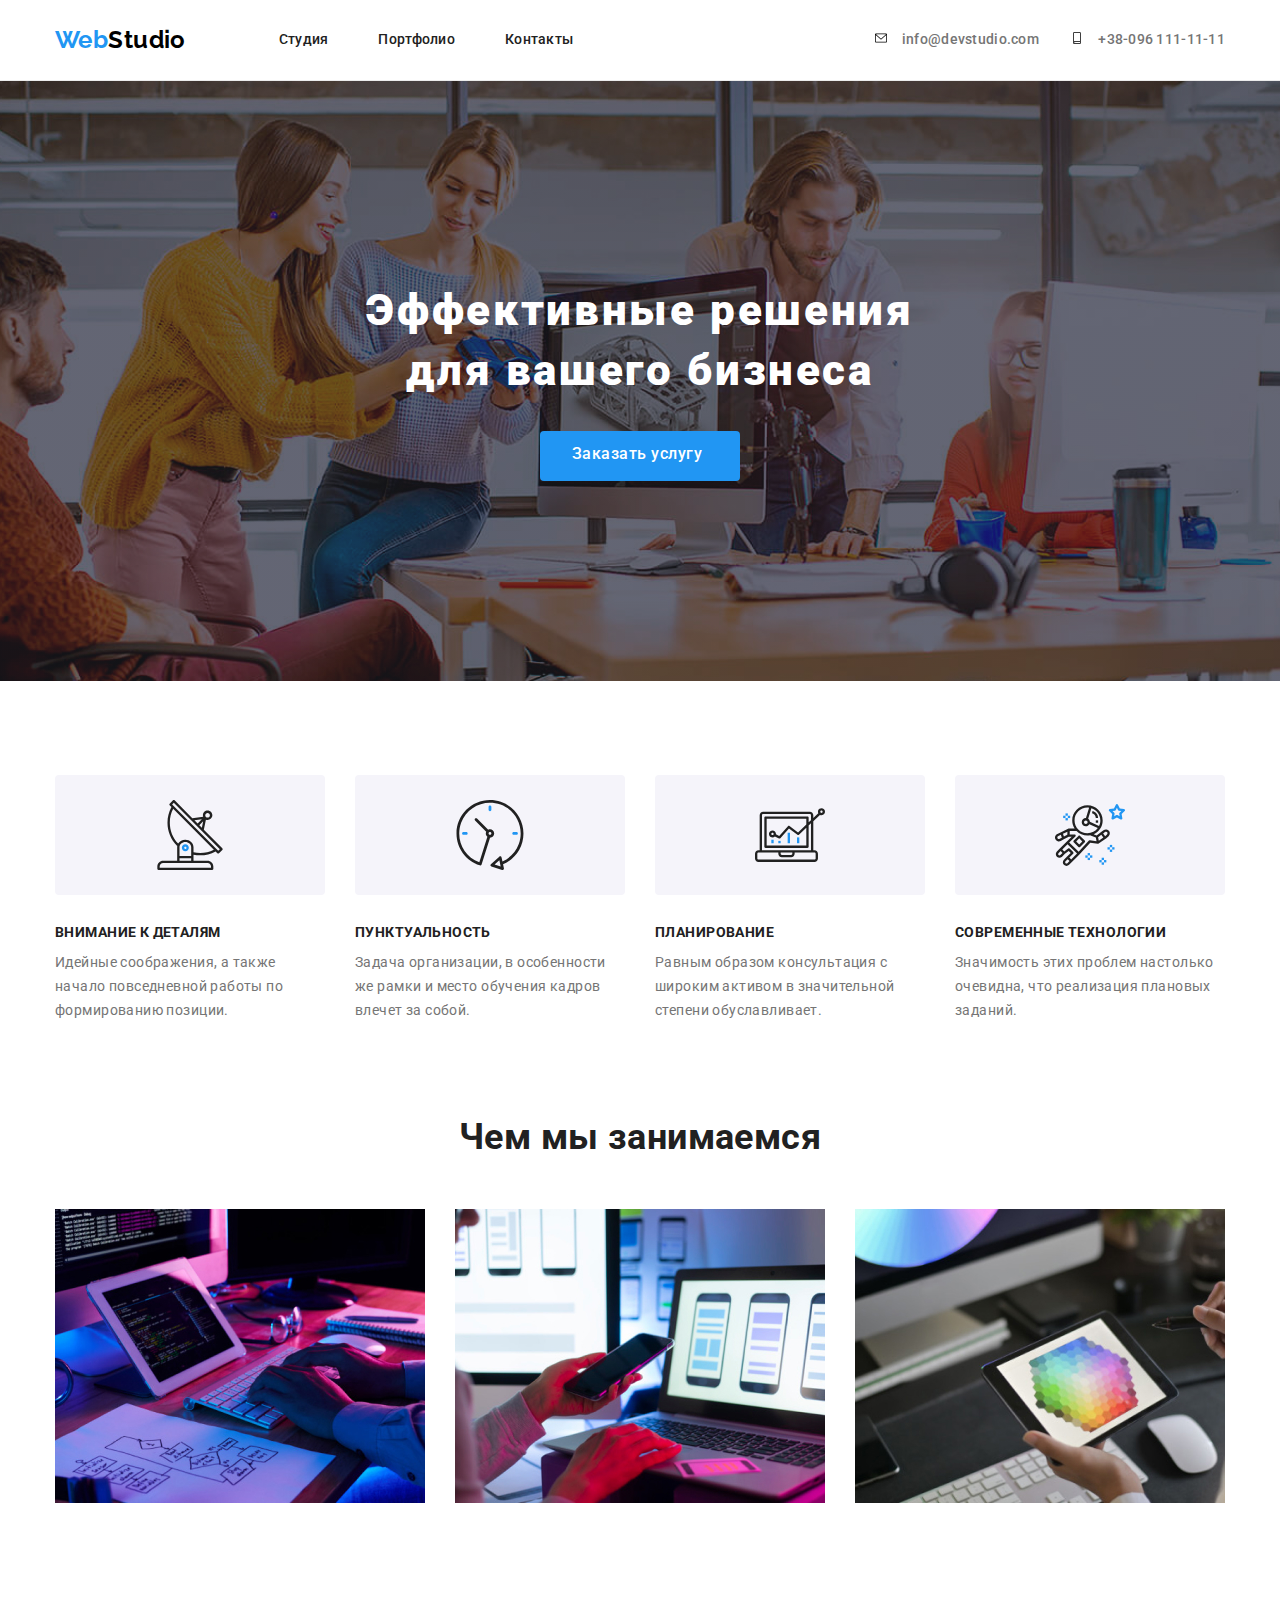
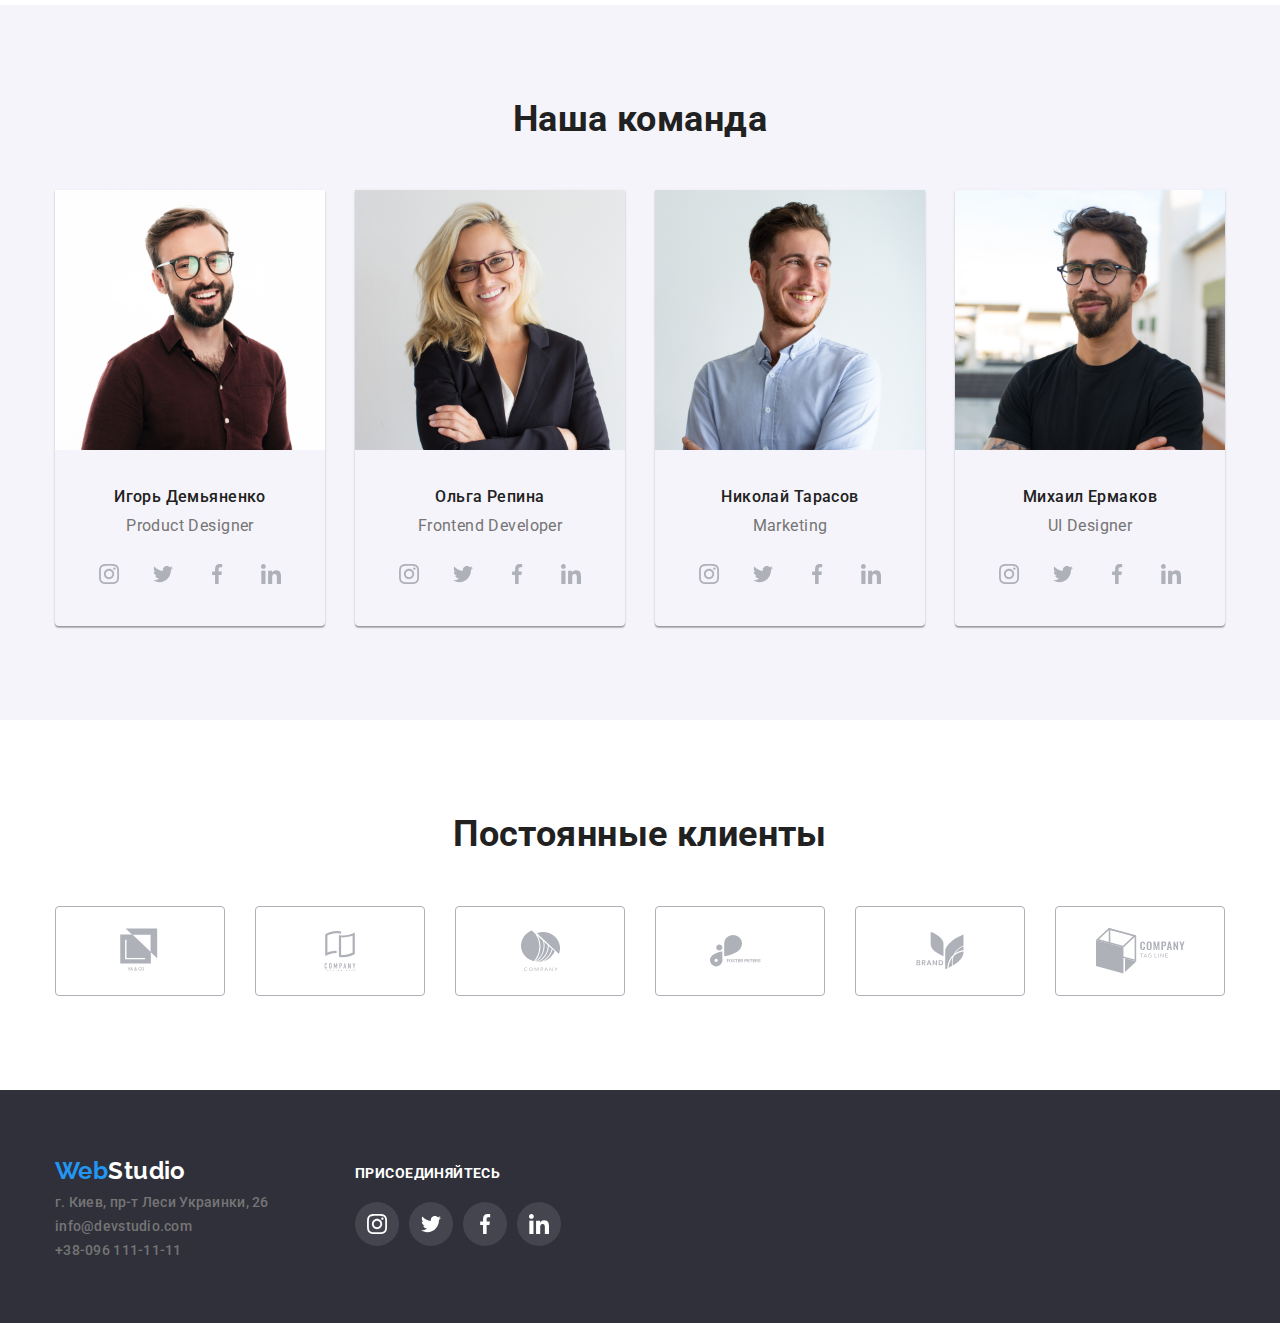
<file: index.html>
<!DOCTYPE html>
<html lang="ru">
	<head>
		<meta charset="UTF-8" />
		<meta name="viewport" content="width=device-width, initial-scale=1.0" />
		<title>Студия</title>
		<link
			href="https://fonts.googleapis.com/css2?family=Raleway:wght@700&family=Roboto:wght@400;500;700;900&display=swap"
			rel="stylesheet"
		/>
		<link
			rel="stylesheet"
			href="https://cdnjs.cloudflare.com/ajax/libs/modern-normalize/0.7.0/modern-normalize.min.css"
		/>
		<link rel="stylesheet" href="./css/stiles.css" />
	</head>
	<body class="page">
		<!-- Header -->

		<header class="header">
			<div class="container">
				<!-- основная навигация страницы  -->

				<nav class="navigation">
					<!-- логотип -->
					<a href="" lang="en" class="logo"><span class="logo-accent">Web</span>Studio</a>

					<ul class="site-nav list">
						<li class="site-nav-item"><a href="./index.html" class="link">Студия</a></li>
						<li class="site-nav-item">
							<a href="./portfolio.html" class="link">Портфолио</a>
						</li>
						<li class="site-nav-item"><a href="" class="link">Контакты</a></li>
					</ul>
				</nav>

				<!-- Адрес  -->

				<address class="address">
					<ul class="header-address-list">
						<li class="header-address-item">
							<a href="mailto:info@devstudio.com" class="link">
								<svg class="header-contacts">
									<use href="./images/sprite.svg#icon-envelope"></use>
								</svg>
								info@devstudio.com
							</a>
						</li>
						<li class="header-address-item">
							<a href="tel:+380961111111" class="link">
								<svg class="header-contacts">
									<use href="./images/sprite.svg#icon-smartphone"></use>
								</svg>
								+38-096 111-11-11
							</a>
						</li>
					</ul>
				</address>
			</div>
		</header>

		<main>
			<!-- заглавная секция - герой-->

			<section class="hero">
				<h1 class="hero-title">
					Эффективные решения<br />
					для вашего бизнеса
				</h1>
				<a href="" class="hero-button">Заказать услугу</a>
			</section>

			<!-- секция - наши преимущества -->

			<section class="section advantages">
				<!-- <h2>невидимый заголовок</h2> -->

				<div class="container">
					<ul class="list advantages-list">
						<li class="item advantages-item">
							<div class="advantages-icon">
								<svg class="advantages-icon-svg">
									<use href="./images/sprite.svg#icon-antenna"></use>
								</svg>
							</div>

							<h3 class="advantages-item-title">Внимание к деталям</h3>
							<p class="advantages-text">
								Идейные соображения, а также начало повседневной работы по формированию позиции.
							</p>
						</li>
						<li class="item advantages-item">
							<div class="advantages-icon">
								<svg class="advantages-icon-svg">
									<use href="./images/sprite.svg#icon-clock"></use>
								</svg>
							</div>
							<h3 class="advantages-item-title">Пунктуальность</h3>
							<p class="advantages-text">
								Задача организации, в особенности же рамки и место обучения кадров влечет за собой.
							</p>
						</li>
						<li class="item advantages-item">
							<div class="advantages-icon">
								<svg class="advantages-icon-svg">
									<use href="./images/sprite.svg#icon-diagram"></use>
								</svg>
							</div>
							<h3 class="advantages-item-title">Планирование</h3>
							<p class="advantages-text">
								Равным образом консультация с широким активом в значительной степени обуславливает.
							</p>
						</li>
						<li class="item advantages-item">
							<div class="advantages-icon">
								<svg class="advantages-icon-svg">
									<use href="./images/sprite.svg#icon-astronaut"></use>
								</svg>
							</div>
							<h3 class="advantages-item-title">Современные технологии</h3>
							<p class="advantages-text">
								Значимость этих проблем настолько очевидна, что реализация плановых заданий.
							</p>
						</li>
					</ul>
				</div>
			</section>

			<!-- секция - чем мы занимаемся  product-->

			<section class="section product">
				<div class="container">
					<h2 class="product-item-title">Чем мы занимаемся</h2>
					<ul class="list product-list">
						<li>
							<img src="./images/img-deck.jpg" alt="photo" width="370" />
							<h3 class="product-subtitle">Десктопные приложения</h3>
						</li>
						<li>
							<img src="./images/mobail.jpg" alt="photo" width="370" />
							<h3 class="product-subtitle">Мобильные приложения</h3>
						</li>
						<li>
							<img src="./images/img-dis.jpg" alt="photo" width="370" />
							<h3 class="product-subtitle">Дизайнерские решения</h3>
						</li>
					</ul>
				</div>
			</section>

			<!-- секция - наша команда -->

			<section class="section team">
				<div class="container">
					<h2 class="team-item-title">Наша команда</h2>
					<ul class="team-list list">
						<li class="team-item">
							<img class="photo-team" src="./images/img-igor.jpg" alt="photo" width="270" />
							<div class="about-team">
								<h3 class="team-caption">Игорь Демьяненко</h3>
								<p class="team-text">Product Designer</p>
								<ul class="team-socials-list">
									<li class="team-socials-item">
										<a href="" aria-label="ссылка на instagram" class="socials-link">
											<svg class="socials-link-icon">
												<use href="./images/sprite.svg#icon-instagram"></use>
											</svg>
										</a>
									</li>
									<li class="team-socials-item">
										<a href="" aria-label="ссылка на twitter" class="socials-link">
											<svg class="socials-link-icon">
												<use href="./images/sprite.svg#icon-twitter"></use>
											</svg>
										</a>
									</li>
									<li class="team-socials-item">
										<a href="" aria-label="ссылка на facebook" class="socials-link">
											<svg class="socials-link-icon">
												<use href="./images/sprite.svg#icon-facebook"></use>
											</svg>
										</a>
									</li>
									<li class="team-socials-item">
										<a href="" aria-label="Linkedin" class="socials-link">
											<svg class="socials-link-icon">
												<use href="./images/sprite.svg#icon-linkedin"></use>
											</svg>
										</a>
									</li>
								</ul>
							</div>
						</li>

						<li class="team-item">
							<img class="photo-team" src="./images/img-olga.jpg" alt="photo" width="270" />
							<div class="about-team">
								<h3 class="team-caption">Ольга Репина</h3>
								<p class="team-text">Frontend Developer</p>
								<ul class="team-socials-list">
									<li class="team-socials-item">
										<a href="" aria-label="ссылка на instagram" class="socials-link">
											<svg class="socials-link-icon">
												<use href="./images/sprite.svg#icon-instagram"></use>
											</svg>
										</a>
									</li>
									<li class="team-socials-item">
										<a href="" aria-label="ссылка на twitter" class="socials-link">
											<svg class="socials-link-icon">
												<use href="./images/sprite.svg#icon-twitter"></use>
											</svg>
										</a>
									</li>
									<li class="team-socials-item">
										<a href="" aria-label="ссылка на facebook" class="socials-link">
											<svg class="socials-link-icon">
												<use href="./images/sprite.svg#icon-facebook"></use>
											</svg>
										</a>
									</li>
									<li class="team-socials-item">
										<a href="" aria-label="Linkedin" class="socials-link">
											<svg class="socials-link-icon">
												<use href="./images/sprite.svg#icon-linkedin"></use>
											</svg>
										</a>
									</li>
								</ul>
							</div>
						</li>

						<li class="team-item">
							<img class="photo-team" src="./images/img-nikolay.jpg" alt="photo" width="270" />
							<div class="about-team">
								<h3 class="team-caption">Николай Тарасов</h3>
								<p class="team-text">Marketing</p>
								<ul class="team-socials-list">
									<li class="team-socials-item">
										<a href="" aria-label="ссылка на instagram" class="socials-link">
											<svg class="socials-link-icon">
												<use href="./images/sprite.svg#icon-instagram"></use>
											</svg>
										</a>
									</li>
									<li class="team-socials-item">
										<a href="" aria-label="ссылка на twitter" class="socials-link">
											<svg class="socials-link-icon">
												<use href="./images/sprite.svg#icon-twitter"></use>
											</svg>
										</a>
									</li>
									<li class="team-socials-item">
										<a href="" aria-label="ссылка на facebook" class="socials-link">
											<svg class="socials-link-icon">
												<use href="./images/sprite.svg#icon-facebook"></use>
											</svg>
										</a>
									</li>
									<li class="team-socials-item">
										<a href="" aria-label="Linkedin" class="socials-link">
											<svg class="socials-link-icon">
												<use href="./images/sprite.svg#icon-linkedin"></use>
											</svg>
										</a>
									</li>
								</ul>
							</div>
						</li>

						<li class="team-item">
							<img class="photo-team" src="./images/img-mihail.jpg" alt="photo" width="270" />
							<div class="about-team">
								<h3 class="team-caption">Михаил Ермаков</h3>
								<p class="team-text">UI Designer</p>
								<ul class="team-socials-list">
									<li class="team-socials-item">
										<a href="" aria-label="ссылка на instagram" class="socials-link">
											<svg class="socials-link-icon">
												<use href="./images/sprite.svg#icon-instagram"></use>
											</svg>
										</a>
									</li>
									<li class="team-socials-item">
										<a href="" aria-label="ссылка на twitter" class="socials-link">
											<svg class="socials-link-icon">
												<use href="./images/sprite.svg#icon-twitter"></use>
											</svg>
										</a>
									</li>
									<li class="team-socials-item">
										<a href="" aria-label="ссылка на facebook" class="socials-link">
											<svg class="socials-link-icon">
												<use href="./images/sprite.svg#icon-facebook"></use>
											</svg>
										</a>
									</li>
									<li class="team-socials-item">
										<a href="" aria-label="Linkedin" class="socials-link">
											<svg class="socials-link-icon">
												<use href="./images/sprite.svg#icon-linkedin"></use>
											</svg>
										</a>
									</li>
								</ul>
							</div>
						</li>
					</ul>
				</div>
			</section>

			<!-- секция - постоянные клиенты -->

			<section class="section clients">
				<div class="container">
					<h2 class="clients-item-title">Постоянные клиенты</h2>
					<ul class="clients-item-list">
						<li class="clients-item">
							<a href="" aria-label="логотип компании" class="clients-icon">
								<svg class="clients-svg" width="45" height="50">
									<use href="./images/sprite.svg#icon-client-1"></use>
								</svg>
							</a>
						</li>
						<li class="clients-item">
							<a href="" aria-label="логотип компании" class="clients-icon">
								<svg class="clients-svg" width="40" height="52">
									<use href="./images/sprite.svg#icon-client-2"></use>
								</svg>
							</a>
						</li>
						<li class="clients-item">
							<a href="" aria-label="логотип компании" class="clients-icon">
								<svg class="clients-svg" width="41" heigth="43">
									<use href="./images/sprite.svg#icon-client-3"></use>
								</svg>
							</a>
						</li>
						<li class="clients-item">
							<a href="" aria-label="логотип компании" class="clients-icon">
								<svg class="clients-svg" width="100" height="60">
									<use href="./images/sprite.svg#icon-client-4"></use>
								</svg>
							</a>
						</li>
						<li class="clients-item">
							<a href="" aria-label="логотип компании" class="clients-icon">
								<svg class="clients-svg" widht="60" height="47">
									<use href="./images/sprite.svg#icon-client-5"></use>
								</svg>
							</a>
						</li>
						<li class="clients-item">
							<a href="" aria-label="логотип компании" class="clients-icon">
								<svg class="clients-svg" width="89" heigth="46" class="clients-icon">
									<use href="./images/sprite.svg#icon-client-6"></use>
								</svg>
							</a>
						</li>
					</ul>
				</div>
			</section>
		</main>

		<footer class="box">
			<div class="container footer">
				<div class="box-address">
					<a href="" lang="en" class="logo-footer"><span class="logo-accent">Web</span>Studio</a>
					<address class="address">
						<ul class="box-list">
							<li>
								<a href="https://goo.gl/maps/eC2vxpbwsGXnrGr17" class="box-link link"
									>г. Киев, пр-т Леси Украинки, 26</a
								>
							</li>
							<li>
								<a href="mailto:info@devstudio.com" class="link">info@devstudio.com</a>
							</li>
							<li>
								<a href="tel:+38-096-111-11-11" class="link">+38-096 111-11-11</a>
							</li>
						</ul>
					</address>
				</div>
				<div class="footer-socials-box">
					<b class="join">присоединяйтесь</b>
					<ul class="footer-socials-list">
						<li class="footer-socials-item">
							<a href="" aria-label="ссылка на instagram" class="socials-link">
								<svg class="socials-link-icon">
									<use href="./images/sprite.svg#icon-instagram"></use>
								</svg>
							</a>
						</li>
						<li class="footer-socials-item">
							<a href="" aria-label="ссылка на twitter" class="socials-link">
								<svg class="socials-link-icon">
									<use href="./images/sprite.svg#icon-twitter"></use>
								</svg>
							</a>
						</li>
						<li class="footer-socials-item">
							<a href="" aria-label="ссылка на facebook" class="socials-link">
								<svg class="socials-link-icon">
									<use href="./images/sprite.svg#icon-facebook"></use>
								</svg>
							</a>
						</li>
						<li class="footer-socials-item">
							<a href="" aria-label="Linkedin" class="socials-link">
								<svg class="socials-link-icon">
									<use href="./images/sprite.svg#icon-linkedin"></use>
								</svg>
							</a>
						</li>
					</ul>
				</div>
			</div>
		</footer>
	</body>
</html>
</file>
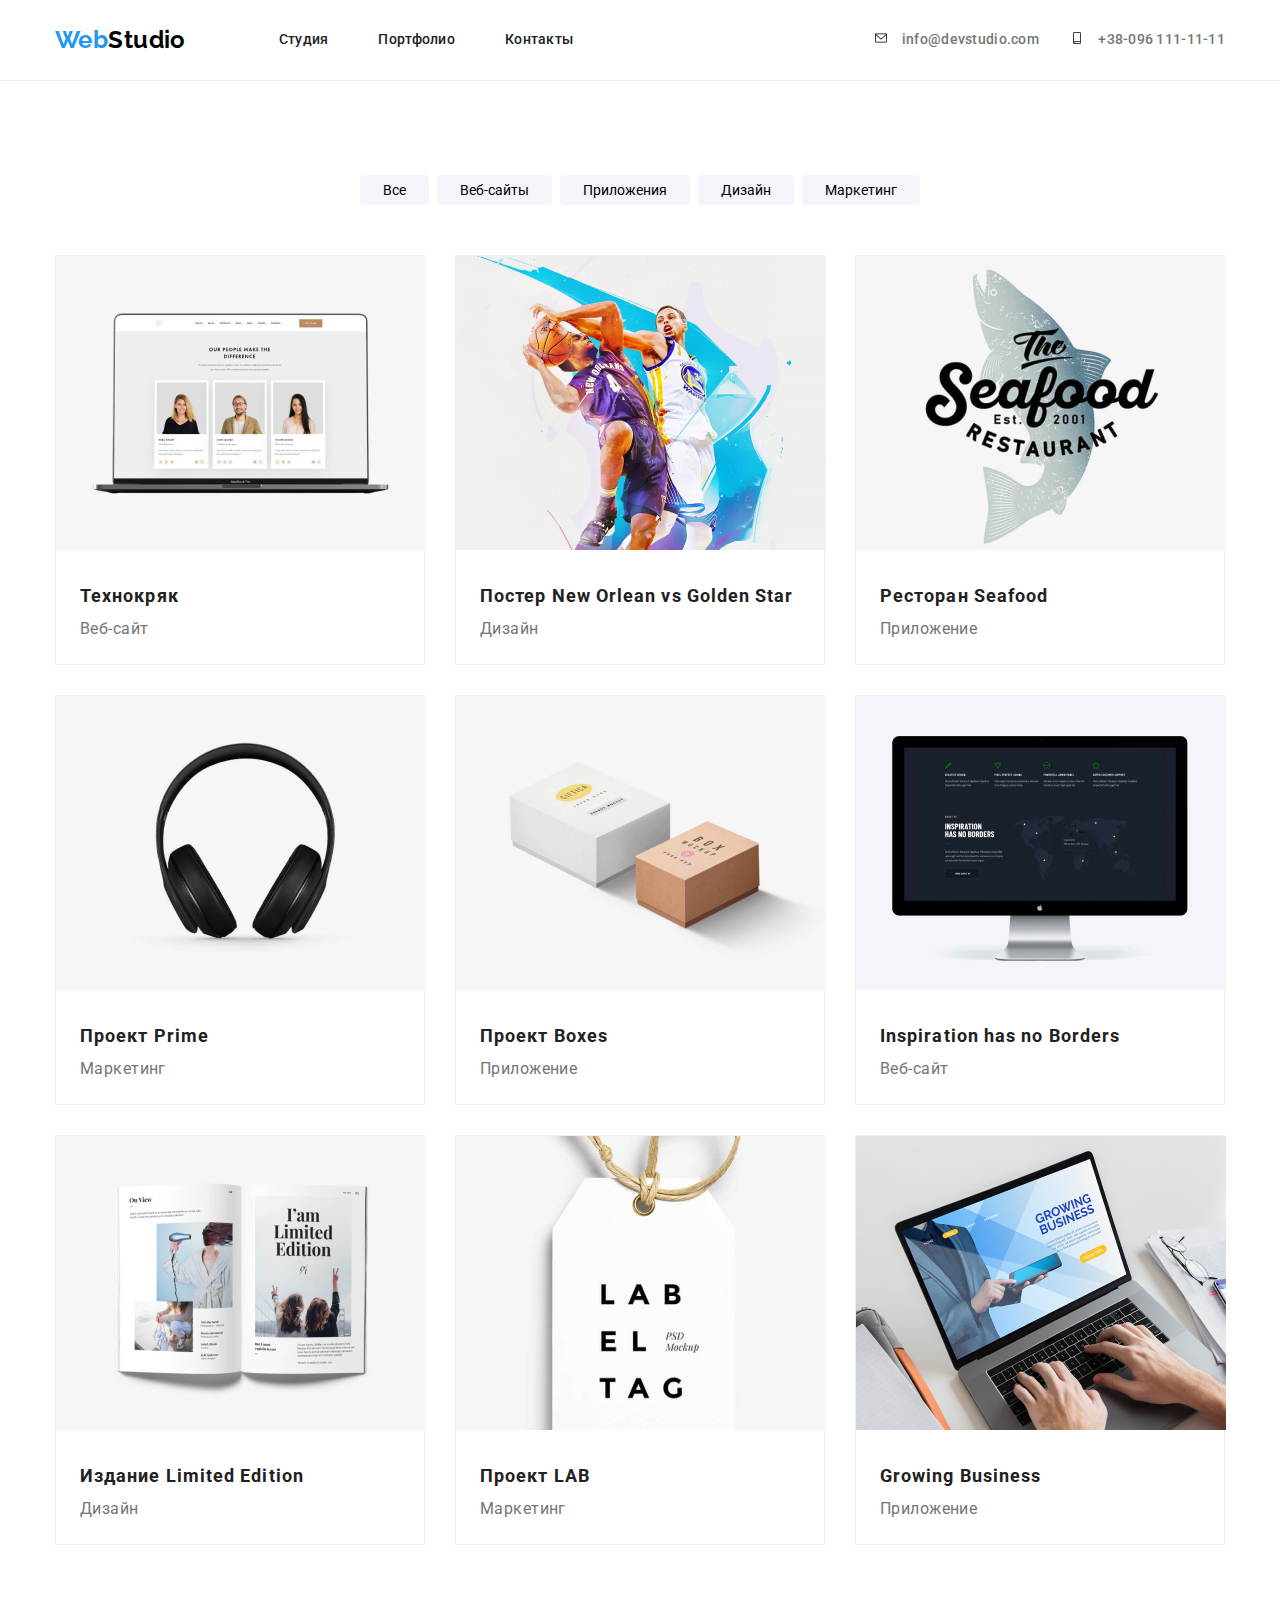
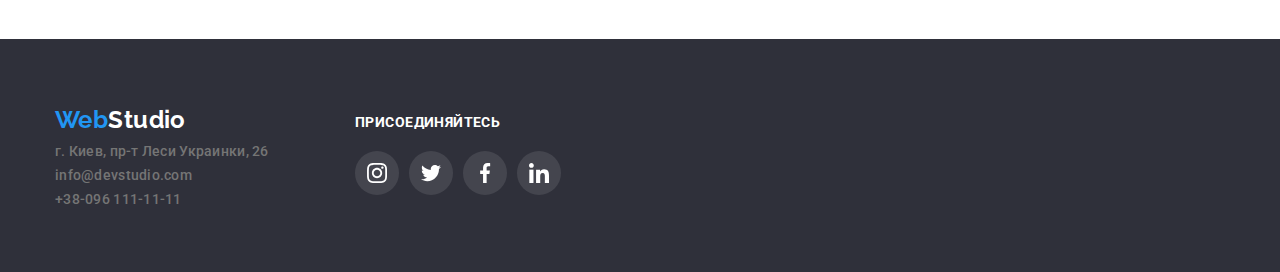
<file: portfolio.html>
<!DOCTYPE html>
<html lang="ru">
	<head>
		<meta charset="UTF-8" />
		<meta name="viewport" content="width=device-width, initial-scale=1.0" />
		<title>Портфолио</title>
		<link
			href="https://fonts.googleapis.com/css2?family=Raleway:wght@700&family=Roboto:wght@400;500;700;900&display=swap"
			rel="stylesheet"
		/>
		<link
			rel="stylesheet"
			href="https://cdnjs.cloudflare.com/ajax/libs/modern-normalize/0.7.0/modern-normalize.min.css"
		/>
		<link rel="stylesheet" href="./css/stiles.css" />
	</head>

	<body class="page">
		<header class="header">
			<div class="container">
				<!-- основная навигация страницы  -->

				<nav class="navigation">
					<!-- логотип -->
					<a href="" lang="en" class="logo"><span class="logo-accent">Web</span>Studio</a>

					<ul class="site-nav list">
						<li class="site-nav-item"><a href="./index.html" class="link">Студия</a></li>
						<li class="site-nav-item">
							<a href="./portfolio.html" class="link">Портфолио</a>
						</li>
						<li class="site-nav-item"><a href="" class="link">Контакты</a></li>
					</ul>
				</nav>

				<!-- Адрес  -->

				<address class="address">
					<ul class="header-address-list">
						<li class="header-address-item">
							<a href="mailto:info@devstudio.com" class="link">
								<svg class="header-contacts">
									<use href="./images/sprite.svg#icon-envelope"></use>
								</svg>
								info@devstudio.com
							</a>
						</li>
						<li class="header-address-item">
							<a href="tel:+380961111111" class="link">
								<svg class="header-contacts">
									<use href="./images/sprite.svg#icon-smartphone"></use>
								</svg>
								+38-096 111-11-11
							</a>
						</li>
					</ul>
				</address>
			</div>
		</header>
		<!-- Секция Портфолио -->
		<main>
			<div class="container">
				<section class="section portfolio">
					<!-- <h1>невидимый заголовок</h1> -->
					<!--  фильтр страницы  -->

					<ul class="filter-button-list list">
						<li class="filter-button-item"><button type="button" class="filter-button">Все</button></li>
						<li class="filter-button-item"><button type="button" class="filter-button">Веб-сайты</button></li>
						<li class="filter-button-item"><button type="button" class="filter-button">Приложения</button></li>
						<li class="filter-button-item"><button type="button" class="filter-button">Дизайн</button></li>
						<li class="filter-button-item"><button type="button" class="filter-button">Маркетинг</button></li>
					</ul>

					<!-- примеры наших работ -->

					<ul class="portfolio-list list">
						<li class="portfolio-item">
							<a href="" aria-label="" class="link">
								<div>
									<img src="./images/tehno.jpg" alt="монитор ноутбука" width="370" />
									<p class="portfolio-item-text">
										Технокряк это современная площадка распространения коронавируса. Компании используют эту платформу
										для цифрового шпионажа и атак на защищённые сервера конкурентов.
									</p>
								</div>
								<div class="portfolio-lead">
									<h2 class="portfolio-item-title">Технокряк</h2>
									<p class="portfolio-item-caption">Веб-сайт</p>
								</div>
							</a>
						</li>

						<li class="portfolio-item">
							<a href="" aria-label="" class="link">
								<div>
									<img src="./images/no-vs-gs.jpg" alt="изображение двух баскетдболистов" width="370" />
									<p class="portfolio-item-text">
										Технокряк это современная площадка распространения коронавируса. Компании используют эту платформу
										для цифрового шпионажа и атак на защищённые сервера конкурентов.
									</p>
								</div>
								<div class="portfolio-lead">
									<h2 class="portfolio-item-title">
										Постер New Orlean vs Golden Star
									</h2>
									<p class="portfolio-item-caption">Дизайн</p>
								</div>
							</a>
						</li>

						<li class="portfolio-item">
							<a href="" aria-label="" class="link">
								<div>
									<img src="./images/seafood.jpg" alt="реклама рыбного ресторана" width="370" />
									<p class="portfolio-item-text">
										Технокряк это современная площадка распространения коронавируса. Компании используют эту платформу
										для цифрового шпионажа и атак на защищённые сервера конкурентов.
									</p>
								</div>
								<div class="portfolio-lead">
									<h2 class="portfolio-item-title">Ресторан Seafood</h2>
									<p class="portfolio-item-caption">Приложение</p>
								</div>
							</a>
						</li>

						<li class="portfolio-item">
							<a href="" aria-label="" class="link">
								<div>
									<img src="./images/prime.jpg" alt="наушники" width="370" />
									<p class="portfolio-item-text">
										Технокряк это современная площадка распространения коронавируса. Компании используют эту платформу
										для цифрового шпионажа и атак на защищённые сервера конкурентов.
									</p>
								</div>

								<div class="portfolio-lead">
									<h2 class="portfolio-item-title">Проект Prime</h2>
									<p class="portfolio-item-caption">Маркетинг</p>
								</div>
							</a>
						</li>

						<li class="portfolio-item">
							<a href="" aria-label="" class="link">
								<div>
									<img src="./images/boxes.jpg" alt="коробки" width="370" />
									<p class="portfolio-item-text">
										Технокряк это современная площадка распространения коронавируса. Компании используют эту платформу
										для цифрового шпионажа и атак на защищённые сервера конкурентов.
									</p>
								</div>
								<div class="portfolio-lead">
									<h2 class="portfolio-item-title">Проект Boxes</h2>
									<p class="portfolio-item-caption">Приложение</p>
								</div>
							</a>
						</li>

						<li class="portfolio-item">
							<a href="" aria-label="" class="link">
								<div>
									<img src="./images/inspiration-borders.jpg" alt="монитор компьютера" width="370" />
									<p class="portfolio-item-text">
										Технокряк это современная площадка распространения коронавируса. Компании используют эту платформу
										для цифрового шпионажа и атак на защищённые сервера конкурентов.
									</p>
								</div>
								<div class="portfolio-lead">
									<h2 class="portfolio-item-title">Inspiration has no Borders</h2>
									<p class="portfolio-item-caption">Веб-сайт</p>
								</div>
							</a>
						</li>
						<li class="portfolio-item">
							<a href="" aria-label="" class="link">
								<div>
									<img src="./images/limited-edition.jpg" alt="разворот журнала" width="370" />
									<p class="portfolio-item-text">
										Технокряк это современная площадка распространения коронавируса. Компании используют эту платформу
										для цифрового шпионажа и атак на защищённые сервера конкурентов.
									</p>
								</div>
								<div class="portfolio-lead">
									<h2 class="portfolio-item-title">Издание Limited Edition</h2>
									<p class="portfolio-item-caption">Дизайн</p>
								</div>
							</a>
						</li>
						<li class="portfolio-item">
							<a href="" aria-label="" class="link">
								<div>
									<img src="./images/lab.jpg" alt="карточка товара" width="370" />

									<p class="portfolio-item-text">
										Технокряк это современная площадка распространения коронавируса. Компании используют эту платформу
										для цифрового шпионажа и атак на защищённые сервера конкурентов.
									</p>
								</div>
								<div class="portfolio-lead">
									<h2 class="portfolio-item-title">Проект LAB</h2>
									<p class="portfolio-item-caption">Маркетинг</p>
								</div>
							</a>
						</li>

						<li class="portfolio-item">
							<a href="" aria-label="" class="link">
								<div>
									<img src="./images/growing-busines.jpg" alt="ноутбук" width="370" />
									<p class="portfolio-item-text">
										Технокряк это современная площадка распространения коронавируса. Компании используют эту платформу
										для цифрового шпионажа и атак на защищённые сервера конкурентов.
									</p>
								</div>
								<div class="portfolio-lead">
									<h2 class="portfolio-item-title">Growing Business</h2>
									<p class="portfolio-item-caption">Приложение</p>
								</div>
							</a>
						</li>
					</ul>
				</section>
			</div>
		</main>

		<!-- footer -->

		<footer class="box">
			<div class="container footer">
				<div class="box-address">
					<a href="" lang="en" class="logo-footer"><span class="logo-accent">Web</span>Studio</a>
					<address class="address">
						<ul class="box-list">
							<li>
								<a href="https://goo.gl/maps/eC2vxpbwsGXnrGr17" class="box-link link"
									>г. Киев, пр-т Леси Украинки, 26</a
								>
							</li>
							<li>
								<a href="mailto:info@devstudio.com" class="link">info@devstudio.com</a>
							</li>
							<li>
								<a href="tel:+38-096-111-11-11" class="link">+38-096 111-11-11</a>
							</li>
						</ul>
					</address>
				</div>
				<div class="footer-socials-box">
					<b class="join">присоединяйтесь</b>
					<ul class="footer-socials-list">
						<li class="footer-socials-item">
							<a href="" aria-label="ссылка на instagram" class="socials-link">
								<svg class="socials-link-icon">
									<use href="./images/sprite.svg#icon-instagram"></use>
								</svg>
							</a>
						</li>
						<li class="footer-socials-item">
							<a href="" aria-label="ссылка на twitter" class="socials-link">
								<svg class="socials-link-icon">
									<use href="./images/sprite.svg#icon-twitter"></use>
								</svg>
							</a>
						</li>
						<li class="footer-socials-item">
							<a href="" aria-label="ссылка на facebook" class="socials-link">
								<svg class="socials-link-icon">
									<use href="./images/sprite.svg#icon-facebook"></use>
								</svg>
							</a>
						</li>
						<li class="footer-socials-item">
							<a href="" aria-label="Linkedin" class="socials-link">
								<svg class="socials-link-icon">
									<use href="./images/sprite.svg#icon-linkedin"></use>
								</svg>
							</a>
						</li>
					</ul>
				</div>
			</div>
		</footer>
	</body>
</html>
</file>
<file: css/stiles.css>
/* основной цвет текста - #212121; */
/* вторичный цвет текста - #757575; */
/* цвет верхнего лого  - #000000; */
/* акцент текста - #2196F3; */
/* белый цвет текста - #FFFFFF; */
/* адрес и email в footer - rgba(255, 255, 255, 0.6); */
/* основной цвет фона - #FFFFFF; */
/* вторичный цвет фона - #F5F4FA; */
/* акцент фона - #2196F3; */
/* цвет фона  - rgba(47, 48, 58, 0.8); */
/* цвет фона footer - #2F303A; */

:root {
	--primary-text-color: #212121;
	--title-text-color: #757575;
	--accent-color: #2196f3;
	--white-color: #ffffff;
	--background-dark-color: rgba(47, 48, 58, 0.8);
	--footer-bg-color: #2f303a;
	--logo-dark-color: #000000;
	--section-bg-color: #f5f4fa;
}

html {
	box-sizing: border-box;
}

*,
*::before,
*::after {
	box-sizing: inherit;
	padding: 0;
	margin: 0;
}

ul {
	list-style: none;
}

a {
	text-decoration: none;
}

address {
	font-style: normal;
}

.page {
	font-size: 14px;
	font-family: "Roboto", sans-serif;
	line-height: 1.714;
	letter-spacing: 0.03em;
	color: var(--title-text-color);
	background-color: var(--white-color);
}

.header {
	display: flex;
	border-bottom: 1px solid #ececec;
}

.container {
	width: 1200px;
	margin-left: 0 auto;
	padding-left: 15px;
	padding-right: 15px;
	margin: 0 auto;
}
.header .container {
	display: flex;
	align-items: center;
}
.header-address-list {
	display: flex;
	margin-left: auto;
}

.header-contacts {
	width: 16px;
	height: 12px;
	margin-right: 10px;
}

.header-address-item:hover,
.header-address-item:focus {
	fill: var(--accent-color);
}

/* navigation */

.navigation {
	display: flex;
	align-items: center;
	height: 80px;
}

/* logo */

.logo {
	text-decoration: none;
	margin-right: 93px;
	color: var(--logo-dark-color);
	align-items: center;

	font-family: "Raleway", sans-serif;
	font-weight: 700;
	font-size: 24px;
	letter-spacing: 1.2;
}

.logo-accent {
	color: var(--accent-color);
}
.logo-footer {
	font-family: "Raleway", sans-serif;
	font-weight: 700;
	font-size: 24px;
	letter-spacing: 1.2;
	color: var(--white-color);
}

/* .logo:hover,
.logo:focus {
	color: var(--accent-color); */
/* } */

/* site-nav */

.site-nav {
	display: flex;
}

.site-nav-item {
	display: block;
	margin-right: 50px;
}

.site-nav-item:last-child {
	margin-right: 0;
}

.site-nav .link {
	text-decoration: none;
	color: var(--primary-text-color);

	font-weight: 500;
	font-size: 14px;
	line-height: 1.14;
	letter-spacing: 0.02em;
}

.site-nav .link. {
	color: var(--accent-color);
}

.site-nav .link:hover,
.site-nav .link:focus {
	color: var(--accent-color);
}

.site-nav-item:active {
	color: var(--accent-color);
}

/* не могу применить active к ссылкам */

/* address */

.address .link {
	text-decoration: none;
	color: var(--title-text-color);

	font-weight: 500;
	font-size: 14px;
	line-height: 1.14;
	letter-spacing: 0.02em;
}

.header-address-item:last-child {
	margin-left: 30px;
}

.address .link:hover,
.address .link:focus {
	color: var(--accent-color);
}

.address {
	display: flex;
	margin-left: auto;

	font-weight: 400;
	font-size: 14px;
	line-height: 1.71;
}
.address-text {
	color: var(--primary-text-color);
}

/* секция - герой */

.hero {
	max-width: 1600px;
	height: 600px;
	margin-right: auto;
	margin-left: auto;
	padding: 200px 0;
	background: #c4c4c4;
	background-image: linear-gradient(rgba(47, 48, 58, 0.4), rgba(47, 48, 58, 0.4)), url(../images/hero-Img.jpg);
	background-repeat: no-repeat;
	background-size: cover;
	background-position: center;
}

.hero-title {
	color: var(--white-color);

	font-weight: 900;
	font-size: 44px;
	line-height: 1.36;
	text-align: center;
	letter-spacing: 0.06em;
}

/* общий стиль для  секций и заголовков h2 */

.section {
	padding-top: 94px;
	padding-bottom: 94px;
}

.section-title {
	margin-bottom: 50px;
	font-weight: 700;
	font-size: 36px;
	line-height: 1.16;
	text-align: center;
	color: var(--primary-text-color);
}

/* секция - advantages -- наши преимущества */

.advantages {
	padding-bottom: 0;
}

.advantages-list {
	display: flex;
	flex-wrap: wrap;
}

.advantages-item {
	margin-right: 30px;
	width: 270px;
}
.advantages-item:last-child {
	margin-right: 0;
}

.advantages-icon {
	display: flex;
	justify-content: center;
	align-items: center;
	width: 270px;
	height: 120px;
	background: #f5f4fa;
	border-radius: 4px;
	margin-bottom: 30px;
}

.advantages-icon-svg {
	width: 70px;
	height: 70px;
	/* padding-top: 25px;
	padding-bottom: 25px;
	padding-left: 102, 34px;
	padding-right: 102, 34px; */
}

.advantages-item img {
	display: none;
}

.advantages-item-title {
	margin-bottom: 10px;

	font-weight: 700;
	font-size: 14px;
	line-height: 1.14;
	text-transform: uppercase;
	color: var(--primary-text-color);
}

/* секция--prodact - продукт */

.product-list {
	display: flex;
	flex-flow: row;
	justify-content: space-between;
}

.product-item-title {
	margin-bottom: 50px;
	font-weight: 700;
	font-size: 36px;
	line-height: 1.16;
	text-align: center;
	color: var(--primary-text-color);
}

.product-subtitle {
	display: none;
	font-weight: 700;
	font-size: 14px;
	line-height: 1.14;
	color: var(--primary-text-color);
}

/* секция - наша команда */

.team {
	background-color: var(--section-bg-color);
}

.team-list {
	display: flex;
	flex-direction: row;
	justify-content: space-between;
}

.team-item {
	width: calc((100% - 30 * 3) / 4);
	box-shadow: 0px 1px 3px rgba(0, 0, 0, 0.12), 0px 1px 1px rgba(0, 0, 0, 0.14), 0px 2px 1px rgba(0, 0, 0, 0.2);
	border-radius: 0px 0px 4px 4px;
}

.about-team {
	display: block;
	text-align: center;
	padding-top: 30px;
	padding-bottom: 30px;
}

.team-item-title {
	margin-bottom: 50px;
	font-weight: 700;
	font-size: 36px;
	line-height: 1.16;
	text-align: center;
	color: var(--primary-text-color);
}

.team-caption {
	font-weight: 500;
	font-size: 16px;
	line-height: 1.18;
	text-align: center;
	padding-bottom: 10px;
	color: var(--primary-text-color);
}

.team-text {
	font-weight: 400;
	font-size: 16px;
	line-height: 1.18;
	text-align: center;
	margin-bottom: 16px;
}

/* секция - постоянные клиенты */

.clients-item-title {
	margin-bottom: 50px;
	font-weight: 700;
	font-size: 36px;
	line-height: 1.16;
	text-align: center;
	color: var(--primary-text-color);
}

.clients-item-list {
	display: flex;
}

.clients-item a {
	display: flex;
	justify-content: center;
}
.clients-icon {
	display: block;
	justify-content: center;
	align-items: center;
	width: 170px;
	height: 90px;
	border: 1px solid #afb1b8;
	border-radius: 4px;
}

.clients-icon:hover,
.clients-icon:focus {
	border-color: var(--accent-color);
}

.clients-svg:hover,
.clients-svg:focus {
	fill: var(--accent-color);
}

.clients-item:not(:last-child) {
	margin-right: 30px;
}
.clients-svg {
	fill: #afb1b8;
}

/* ссылки на социальные сети */

.team-socials-list {
	display: flex;
	justify-content: center;
}

.socials-link {
	display: flex;
	justify-content: center;
	align-items: center;
	width: 44px;
	height: 44px;
	border-radius: 50%;
}
.socials-link-icon {
	width: 20px;
	height: 20px;
	fill: #afb1b8;
}

.team-socials-item:not(:last-child) {
	margin-right: 10px;
}

.socials-link:hover,
.socials-link:focus {
	background-color: var(--accent-color);
}

.team-socials-item:hover .socials-link-icon {
	fill: #ffffff;
}

/* FOOTER */

.footer {
	display: flex;
	align-items: center;
}

.box {
	background-color: var(--footer-bg-color);
	padding-top: 60px;
	padding-bottom: 60px;
}

.box-list {
	justify-content: start;
}
.box-address {
	width: 230px;
	margin-right: 70px;
}
.footer-socials-box {
	justify-content: center;
	align-content: center;
	width: 206px;
}
.box-link {
	color: var(--white-color);
}
.box-link .link:hover,
.box-link .link:focus {
	color: var(--accent-color);
	text-decoration: none;
}

.footer-socials-list {
	display: flex;
}
.footer-socials-item {
	border-radius: 50%;
	background-color: rgba(255, 255, 255, 0.1);
}
.footer-socials-item svg {
	fill: var(--white-color);
}
.footer-socials-item:not(:last-child) {
	margin-right: 10px;
}
.join {
	display: flex;
	font-weight: 700;
	font-size: 14px;
	line-height: 1.14;
	margin-bottom: 20px;
	text-transform: uppercase;
	color: var(--white-color);
}

/* button */

.hero-button {
	width: 200px;
	height: 50px;
	padding: 10px 32px;
	display: block;
	margin: 0 auto;
	margin-top: 30px;
	border-radius: 4px;
	text-decoration: none;

	color: var(--white-color);
	background-color: var(--accent-color);

	font-family: "Roboto", sans-serif;
	font-weight: 500;
	font-size: 16px;
	line-height: 1.62;
	letter-spacing: 0.03em;
}

/* .hero-button:hover,
.hero-button:focus {
	color: var(--white-color);
	background-color: var(--accent-color);
} */

/* portfolio page */

.filter-button-list {
	display: flex;
	justify-content: center;
	margin-bottom: 50px;
}

.filter-button:hover,
.filter-button:focus {
	color: var(--white-color);
	background-color: var(--accent-color);
}

.filter-button {
	padding-top: 6px;
	padding-right: 22px;
	padding-bottom: 6px;
	padding-left: 22px;
	border: 1px solid var(--section-bg-color);
	border-radius: 4px;
	background-color: var(--section-bg-color);
}

.filter-button-item:not(:last-child) {
	margin-right: 8px;
}

.portfolio-list {
	display: flex;
	flex-wrap: wrap;
}
.portfolio-item {
	width: 370px;
	border: 1px solid #eeeeee;
}
.portfolio-item:not(:nth-child(3n)) {
	margin-right: 30px;
}

.portfolio-item:not(:nth-last-child(-n + 3)) {
	margin-bottom: 30px;
}

/* .portfolio-item  {
	color: var(--primary-text-color);
} */

.portfolio-item:hover,
.portfolio-item:focus {
	background: #ffffff;
	border: 1px solid #eeeeee;
	box-sizing: border-box;
	box-shadow: 0px 1px 1px rgba(0, 0, 0, 0.12), 0px 4px 4px rgba(0, 0, 0, 0.06), 1px 4px 6px rgba(0, 0, 0, 0.16);
}

.portfolio-item-title {
	font-weight: 700;
	font-size: 18px;
	line-height: 2;
	letter-spacing: 0.06em;
	color: var(--primary-text-color);
}
.portfolio-item-caption {
	font-weight: 400;
	font-size: 16px;
	line-height: 1.87;
	color: var(--title-text-color);
}

.portfolio-item-text {
	display: none;
	font-weight: 400;
	font-size: 18px;
	line-height: 1.5;
}

.portfolio-lead {
	padding-top: 20px;
	padding-left: 24px;
	padding-bottom: 20px;
	padding-right: 24px;
}

/* --ШПОРА-- */
/* 
h1-h6 => title
ul => list 
li => item 
img => img 
svg => icon / img
a => link 
div => content/wrap/box 
*/
</file>
